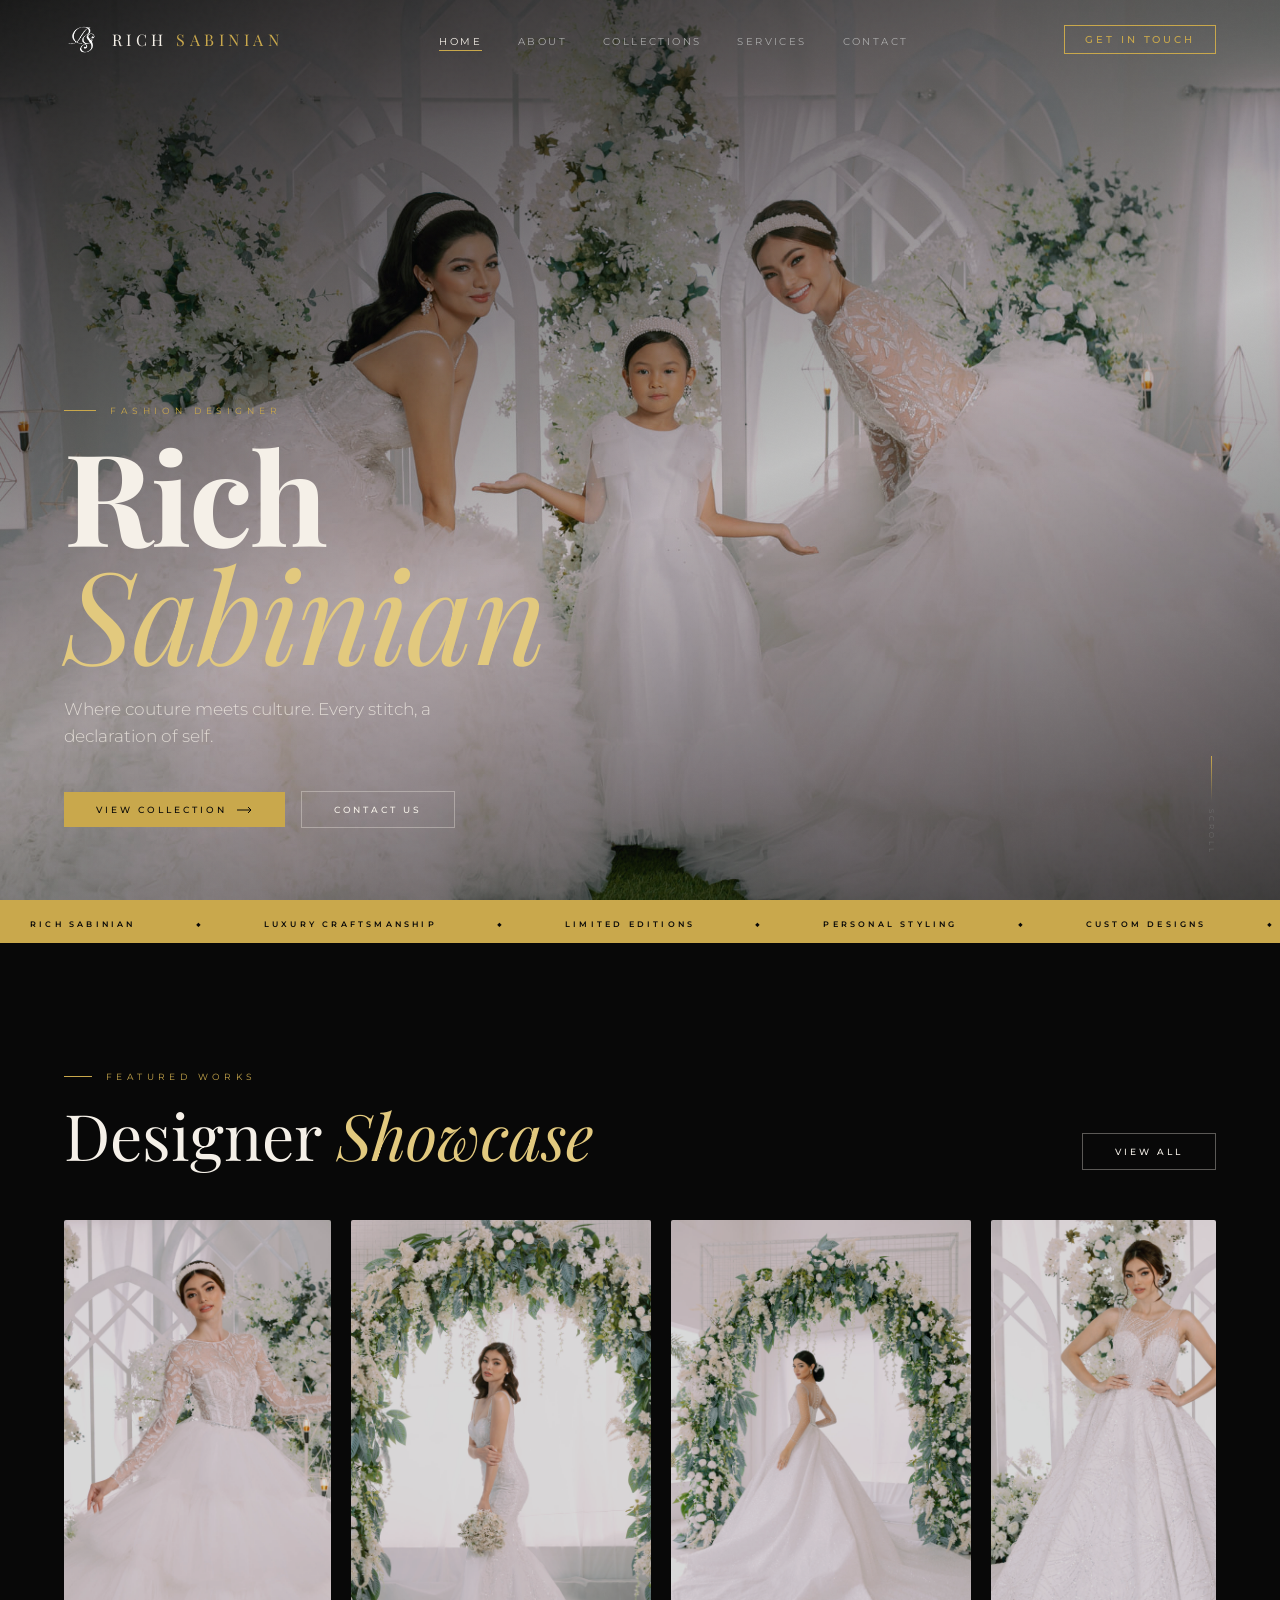
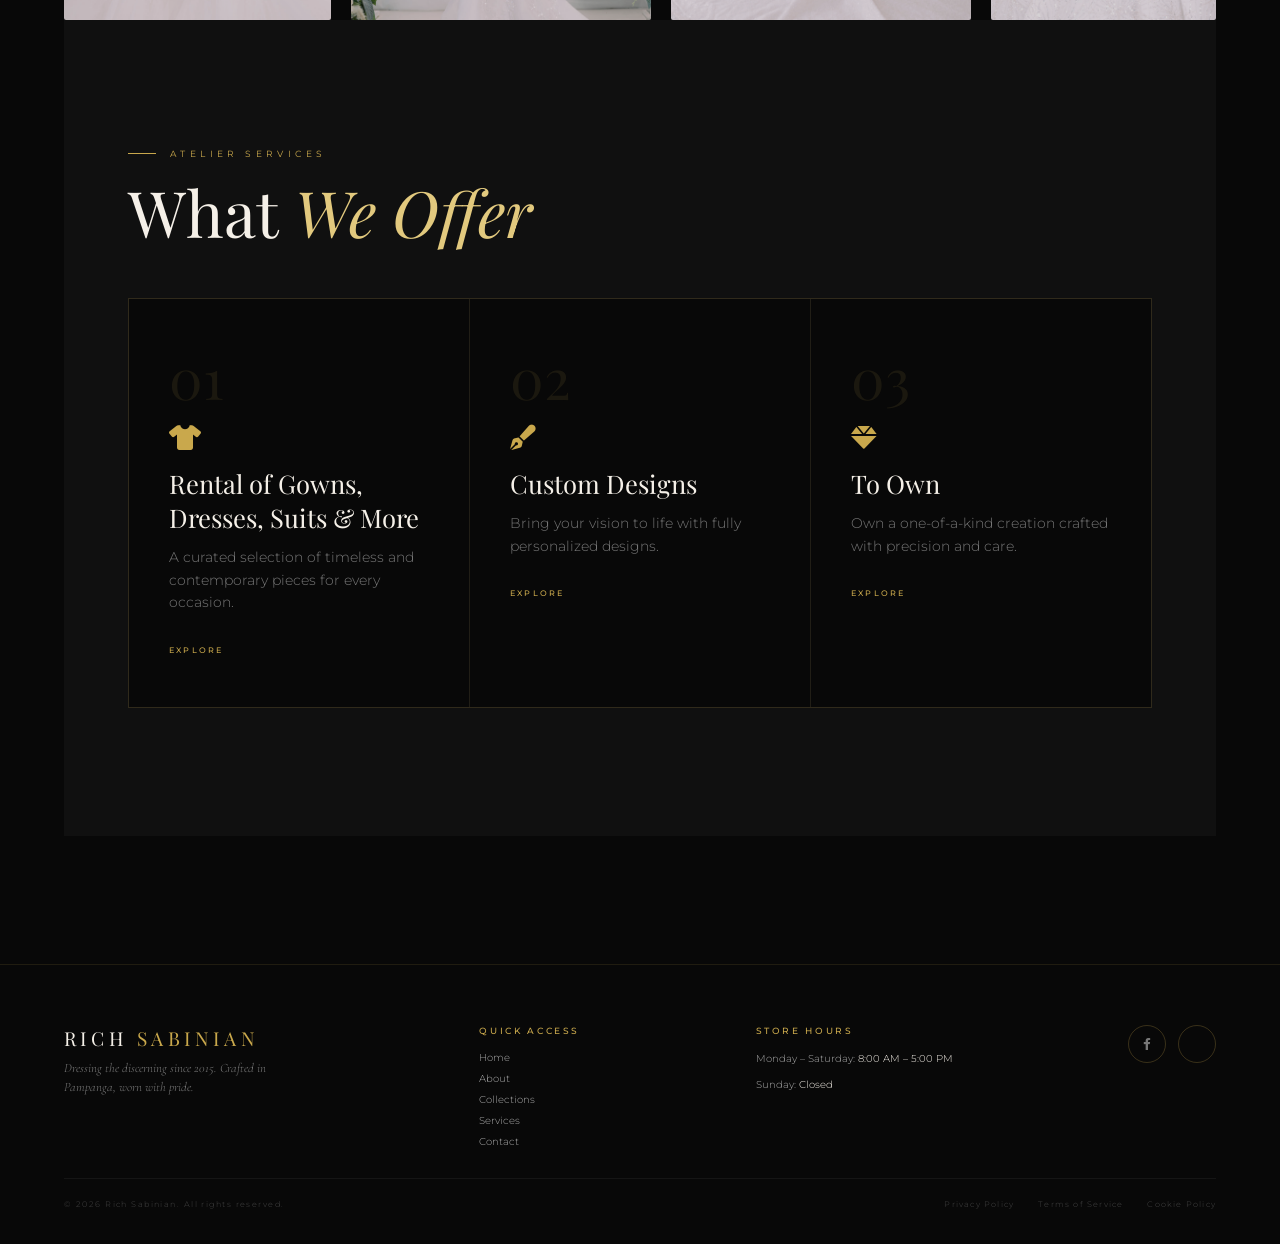
<file: index.html>
<!DOCTYPE html>
<html lang="en">
<head>
  <meta charset="UTF-8">
  <meta name="viewport" content="width=device-width, initial-scale=1.0, viewport-fit=cover">
  <title>Rich Sabinian — Luxury Fashion House</title>

  <link rel="icon" type="image/png" href="rs logo.png">
  <link rel="preconnect" href="https://fonts.googleapis.com">
  <link href="https://fonts.googleapis.com/css2?family=Cormorant+Garamond:ital,wght@0,300;0,400;0,600;1,300;1,400;1,600&family=Montserrat:wght@200;300;400;500;600&family=Playfair+Display:ital,wght@0,400;0,700;1,400;1,700&display=swap" rel="stylesheet">
  <link rel="stylesheet" href="https://cdnjs.cloudflare.com/ajax/libs/font-awesome/6.0.0-beta3/css/all.min.css">
  <link rel="stylesheet" href="css/styles.css">
</head>
<body>

  <!-- ===== HEADER ===== -->
  <nav class="navbar" id="navbar">
    <div class="logo" onclick="window.location.href='index.html'">
      <img class="logo-img" src="rs logo.png" alt="Rich Sabinian Logo">
      <span class="logo-text">Rich <em>Sabinian</em></span>
    </div>
    <ul class="nav-links">
      <li><a href="index.html">Home</a></li>
      <li><a href="about.html">About</a></li>
      <li><a href="collections.html">Collections</a></li>
      <li><a href="services.html">Services</a></li>
      <li><a href="contact.html">Contact</a></li>
    </ul>
    <a class="nav-cta" href="contact.html">Get in Touch</a>
    <button class="hamburger" id="hamburger">
      <span></span><span></span><span></span>
    </button>
  </nav>

  <div class="mob-drawer" id="mobDrawer">
    <div class="mob-top">
      <div class="logo" onclick="window.location.href='index.html'">
        <img class="logo-img" src="rs logo.png" alt="Logo" style="width:34px;height:34px;">
        <span class="logo-text" style="font-size:.85rem;">Rich <em>Sabinian</em></span>
      </div>
      <button class="mob-close" id="mobClose">
        <svg width="16" height="16" viewBox="0 0 16 16" fill="none">
          <path d="M1 1L15 15M15 1L1 15" stroke="currentColor" stroke-width="1.2"/>
        </svg>
      </button>
    </div>
    <nav class="mob-nav">
      <a href="index.html">Home</a>
      <a href="about.html">About</a>
      <div class="mob-divider"></div>
      <a href="collections.html">Collections</a>
      <a href="services.html">Services</a>
      <div class="mob-divider"></div>
      <a href="contact.html">Contact</a>
      <div class="mob-cta-link" onclick="window.location.href='contact.html'">Get in Touch</div>
    </nav>
    <div class="mob-foot">
      <div class="mob-social">
        <a href="https://www.facebook.com/ritche.sabinian" target="_blank" class="s-icon"><i class="fab fa-facebook-f"></i></a>
        <a href="https://www.instagram.com/richsabinian/" target="_blank" class="s-icon"><i class="fab fa-instagram"></i></a>
      </div>
      <span class="mob-copy">© 2026 Rich Sabinian</span>
    </div>
  </div>
  <div class="mob-overlay" id="mobOverlay"></div>

  <!-- ===== MAIN CONTENT ===== -->
  <main>
    <!-- HERO SECTION -->
    <section class="hero">
      <div class="hero-bg"></div>
      <div class="hero-grain"></div>
      <div class="hero-body">
        <p class="hero-brand">Fashion Designer</p>
        <h1 class="hero-name">Rich<em>Sabinian</em></h1>
        <p class="hero-tagline">Where couture meets culture. Every stitch, a declaration of self.</p>
        <div class="hero-actions">
          <button class="btn-gold" onclick="window.location.href='collections.html'">
            <span>View Collection</span>
            <svg width="16" height="8" viewBox="0 0 16 8" fill="none" style="position:relative;z-index:1">
              <path d="M0 4H14M11 1L14 4L11 7" stroke="currentColor" stroke-width="1"/>
            </svg>
          </button>
          <button class="btn-outline" onclick="window.location.href='contact.html'">Contact Us</button>
        </div>
      </div>
      <div class="hero-scroll">
        <div class="scroll-bar"></div>
        <span>Scroll</span>
      </div>
    </section>

    <!-- MARQUEE -->
    <div class="marquee">
      <div class="marquee-inner">
        <span class="marquee-item">Rich Sabinian</span><span class="marquee-item">◆</span>
        <span class="marquee-item">Luxury Craftsmanship</span><span class="marquee-item">◆</span>
        <span class="marquee-item">Limited Editions</span><span class="marquee-item">◆</span>
        <span class="marquee-item">Personal Styling</span><span class="marquee-item">◆</span>
        <span class="marquee-item">Custom Designs</span><span class="marquee-item">◆</span>
        <span class="marquee-item">Rich Sabinian</span><span class="marquee-item">◆</span>
        <span class="marquee-item">Luxury Craftsmanship</span><span class="marquee-item">◆</span>
        <span class="marquee-item">Limited Editions</span><span class="marquee-item">◆</span>
        <span class="marquee-item">Personal Styling</span><span class="marquee-item">◆</span>
        <span class="marquee-item">Custom Designs</span><span class="marquee-item">◆</span>
      </div>
    </div>

    <!-- FEATURED CAROUSEL - FIXED VERSION -->
    <section class="home-featured">
      <div class="sec-header reveal">
        <div>
          <p class="eyebrow">Featured Works</p>
          <h2 class="sec-headline">Designer <em>Showcase</em></h2>
        </div>
        <button class="btn-outline" onclick="window.location.href='collections.html'">View All</button>
      </div>
      
      <div class="carousel-container reveal rv1">
        <div class="carousel-wrapper">
          <div class="carousel-track" id="carouselTrack">
            <div class="carousel-slide"><img src="Solohiya/hero.jpg" alt="Featured work"></div>
            <div class="carousel-slide"><img src="Solohiya/hero1.jpg" alt="Featured work"></div>
            <div class="carousel-slide"><img src="Solohiya/4.jpg" alt="Featured work"></div>
            <div class="carousel-slide"><img src="national-costumes/hero.jpg" alt="Featured work"></div>
            <div class="carousel-slide"><img src="PUSTURA/hero.jpg" alt="Featured work"></div>
            <div class="carousel-slide"><img src="Kids/hero.jpg" alt="Featured work"></div>
          </div>
        </div>
      </div>

    <!-- SERVICES SECTION -->
    <section class="home-services">
      <div class="reveal">
        <p class="eyebrow">Atelier Services</p>
        <h2 class="sec-headline">What <em>We Offer</em></h2>
      </div>
      <div class="svc-grid">
        <div class="svc-card reveal rv1">
          <div class="svc-num">01</div>
          <i class="fas fa-tshirt svc-icon"></i>
          <h3 class="svc-title">Rental of Gowns, Dresses, Suits &amp; More</h3>
          <p class="svc-text">A curated selection of timeless and contemporary pieces for every occasion.</p>
          <span class="svc-cta" onclick="window.location.href='services.html'">Explore</span>
        </div>
        <div class="svc-card reveal rv2">
          <div class="svc-num">02</div>
          <i class="fas fa-pen-fancy svc-icon"></i>
          <h3 class="svc-title">Custom Designs</h3>
          <p class="svc-text">Bring your vision to life with fully personalized designs.</p>
          <span class="svc-cta" onclick="window.location.href='services.html'">Explore</span>
        </div>
        <div class="svc-card reveal rv3">
          <div class="svc-num">03</div>
          <i class="fas fa-gem svc-icon"></i>
          <h3 class="svc-title">To Own</h3>
          <p class="svc-text">Own a one-of-a-kind creation crafted with precision and care.</p>
          <span class="svc-cta" onclick="window.location.href='services.html'">Explore</span>
        </div>
      </div>
    </section>
  </main>

  <!-- ===== FOOTER ===== -->
  <footer>
    <div class="footer-main">
      <div>
        <div class="footer-logo">Rich <em>Sabinian</em></div>
        <p class="footer-tagline">Dressing the discerning since 2015. Crafted in Pampanga, worn with pride.</p>
      </div>
      <div class="footer-quick">
        <h4 class="footer-quick-title">Quick Access</h4>
        <div class="footer-quick-links">
          <a href="index.html">Home</a>
          <a href="about.html">About</a>
          <a href="collections.html">Collections</a>
          <a href="services.html">Services</a>
          <a href="contact.html">Contact</a>
        </div>
      </div>
      <div class="footer-hours-block">
        <h4 class="footer-hours-title">Store Hours</h4>
        <p>Monday – Saturday: <span>8:00 AM – 5:00 PM</span></p>
        <p>Sunday: <span>Closed</span></p>
      </div>
      <div class="footer-social">
        <a href="https://www.facebook.com/ritche.sabinian" target="_blank" class="s-icon"><i class="fab fa-facebook-f"></i></a>
        <a href="https://www.instagram.com/richsabinian/" target="_blank" class="s-icon"><i class="fabfa-instagram"></i></a>
      </div>
    </div>
    <div class="footer-bottom">
      <p class="footer-copy">© 2026 Rich Sabinian. All rights reserved.</p>
      <div class="footer-links-row">
        <a>Privacy Policy</a>
        <a>Terms of Service</a>
        <a>Cookie Policy</a>
      </div>
    </div>
  </footer>

  <script src="js/collections-data.js"></script>
  <script src="js/main.js"></script>
  
<script>
  window.addEventListener('load', function () {
    const track = document.getElementById('carouselTrack');
    if (!track) return;

    // Clone all slides and append for infinite loop
    const originals = Array.from(track.children);
    originals.forEach(slide => {
      track.appendChild(slide.cloneNode(true));
    });

    const slideWidth = originals[0].offsetWidth + 20; // 20 = gap
    const totalOrigWidth = originals.length * slideWidth;

    let pos = 0;
    let paused = false;
    const speed = 0.6;

    track.parentElement.addEventListener('mouseenter', () => paused = true);
    track.parentElement.addEventListener('mouseleave', () => paused = false);

    function tick() {
      if (!paused) {
        pos += speed;
        if (pos >= totalOrigWidth) pos = 0;
        track.style.transform = 'translateX(-' + pos + 'px)';
      }
      requestAnimationFrame(tick);
    }

    tick();
  });
</script>
</body>
</html>
</file>
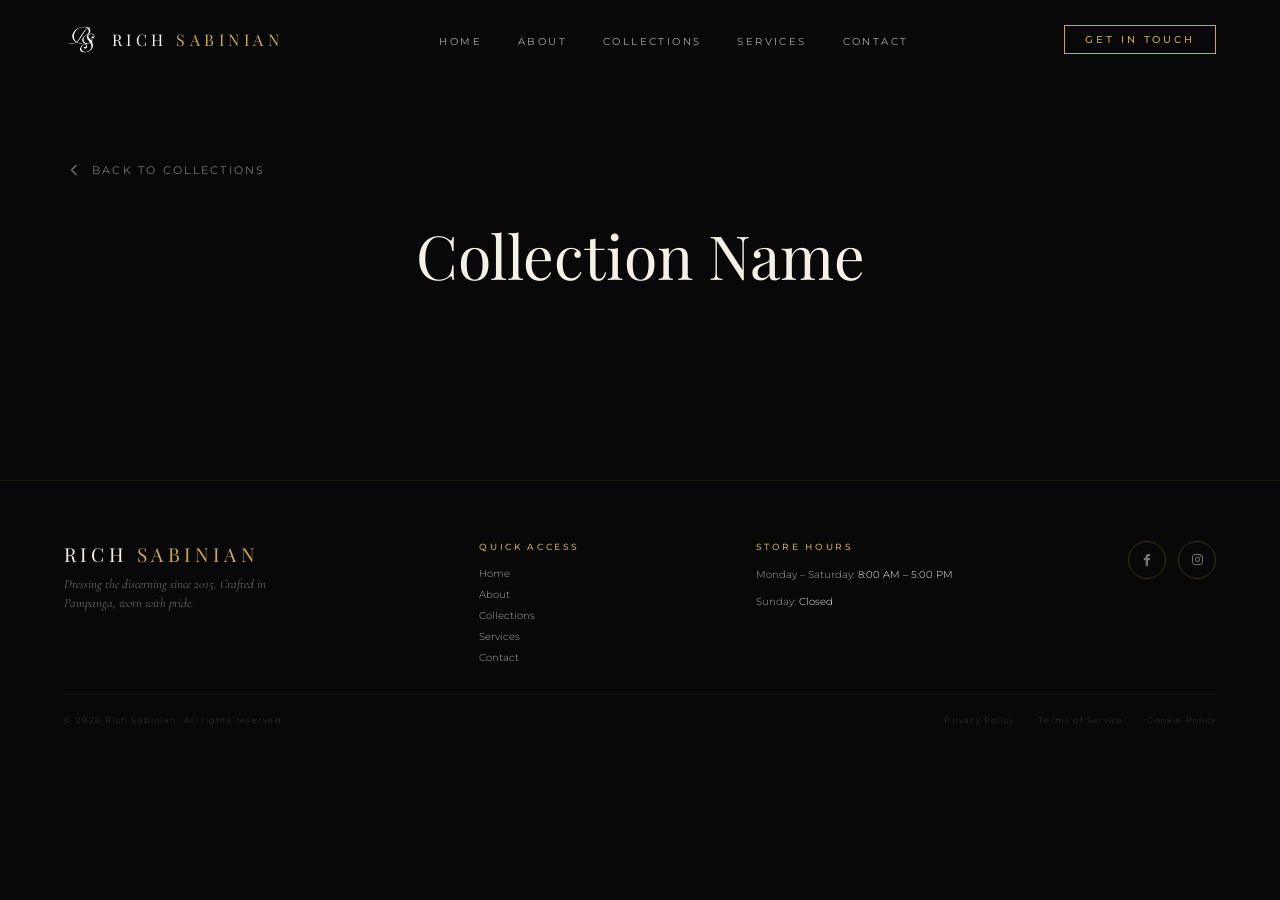
<file: collection-detail.html>
<!DOCTYPE html>
<html lang="en">
<head>
  <meta charset="UTF-8">
  <meta name="viewport" content="width=device-width, initial-scale=1.0, viewport-fit=cover">
  <title>Collection Detail — Rich Sabinian</title>

  <link rel="icon" type="image/png" href="rs logo.png">
  <link rel="preconnect" href="https://fonts.googleapis.com">
  <link href="https://fonts.googleapis.com/css2?family=Cormorant+Garamond:ital,wght@0,300;0,400;0,600;1,300;1,400;1,600&family=Montserrat:wght@200;300;400;500;600&family=Playfair+Display:ital,wght@0,400;0,700;1,400;1,700&display=swap" rel="stylesheet">
  <link rel="stylesheet" href="https://cdnjs.cloudflare.com/ajax/libs/font-awesome/6.0.0-beta3/css/all.min.css">
  <link rel="stylesheet" href="css/styles.css">
</head>
<body>

  <!-- ===== HEADER (embedded directly) ===== -->
  <nav class="navbar" id="navbar">
    <div class="logo" onclick="window.location.href='index.html'">
      <img class="logo-img" src="rs logo.png" alt="Rich Sabinian Logo">
      <span class="logo-text">Rich <em>Sabinian</em></span>
    </div>
    <ul class="nav-links">
      <li><a href="index.html">Home</a></li>
      <li><a href="about.html">About</a></li>
      <li><a href="collections.html">Collections</a></li>
      <li><a href="services.html">Services</a></li>
      <li><a href="contact.html">Contact</a></li>
    </ul>
    <a class="nav-cta" href="contact.html">Get in Touch</a>
    <button class="hamburger" id="hamburger">
      <span></span><span></span><span></span>
    </button>
  </nav>

  <div class="mob-drawer" id="mobDrawer">
    <div class="mob-top">
      <div class="logo" onclick="window.location.href='index.html'">
        <img class="logo-img" src="rs logo.png" alt="Logo" style="width:34px;height:34px;">
        <span class="logo-text" style="font-size:.85rem;">Rich <em>Sabinian</em></span>
      </div>
      <button class="mob-close" id="mobClose">
        <svg width="16" height="16" viewBox="0 0 16 16" fill="none">
          <path d="M1 1L15 15M15 1L1 15" stroke="currentColor" stroke-width="1.2"/>
        </svg>
      </button>
    </div>
    <nav class="mob-nav">
      <a href="index.html">Home</a>
      <a href="about.html">About</a>
      <div class="mob-divider"></div>
      <a href="collections.html">Collections</a>
      <a href="services.html">Services</a>
      <div class="mob-divider"></div>
      <a href="contact.html">Contact</a>
      <div class="mob-cta-link" onclick="window.location.href='contact.html'">Get in Touch</div>
    </nav>
    <div class="mob-foot">
      <div class="mob-social">
        <a href="https://www.facebook.com/ritche.sabinian" target="_blank" class="s-icon"><i class="fab fa-facebook-f"></i></a>
        <a href="https://www.instagram.com/richsabinian/" target="_blank" class="s-icon"><i class="fab fa-instagram"></i></a>
      </div>
      <span class="mob-copy">© 2026 Rich Sabinian</span>
    </div>
  </div>
  <div class="mob-overlay" id="mobOverlay"></div>


  <main>
    <div class="collection-detail-wrap">
      <button class="back-to-collections" onclick="window.location.href='collections.html'">
        <svg width="20" height="20" viewBox="0 0 24 24" fill="none" stroke="currentColor" stroke-width="1.5">
          <path d="M15 18l-6-6 6-6"/>
        </svg>
        Back to Collections
      </button>
      <div class="collection-detail-header">
        <h1 class="collection-detail-title" id="detailTitle">Collection Name</h1>
        <p class="collection-detail-desc" id="detailDesc"></p>
      </div>
      <div class="collection-detail-gallery" id="detailGallery"></div>
    </div>
  </main>

 <!-- ===== FOOTER (embedded directly) ===== -->
  <footer>
    <div class="footer-main">
      <div>
        <div class="footer-logo">Rich <em>Sabinian</em></div>
        <p class="footer-tagline">Dressing the discerning since 2015. Crafted in Pampanga, worn with pride.</p>
      </div>
      <div class="footer-quick">
        <h4 class="footer-quick-title">Quick Access</h4>
        <div class="footer-quick-links">
          <a href="index.html">Home</a>
          <a href="about.html">About</a>
          <a href="collections.html">Collections</a>
          <a href="services.html">Services</a>
          <a href="contact.html">Contact</a>
        </div>
      </div>
      <div class="footer-hours-block">
        <h4 class="footer-hours-title">Store Hours</h4>
        <p>Monday – Saturday: <span>8:00 AM – 5:00 PM</span></p>
        <p>Sunday: <span>Closed</span></p>
      </div>
      <div class="footer-social">
        <a href="https://www.facebook.com/ritche.sabinian" target="_blank" class="s-icon"><i class="fab fa-facebook-f"></i></a>
        <a href="https://www.instagram.com/richsabinian/" target="_blank" class="s-icon"><i class="fab fa-instagram"></i></a>
      </div>
    </div>
    <div class="footer-bottom">
      <p class="footer-copy">© 2026 Rich Sabinian. All rights reserved.</p>
      <div class="footer-links-row">
        <a>Privacy Policy</a>
        <a>Terms of Service</a>
        <a>Cookie Policy</a>
      </div>
    </div>
  </footer>

  <!-- Scripts -->
  <script src="js/collections-data.js"></script>
  <script src="js/main.js"></script>
</body>
</html>
</file>
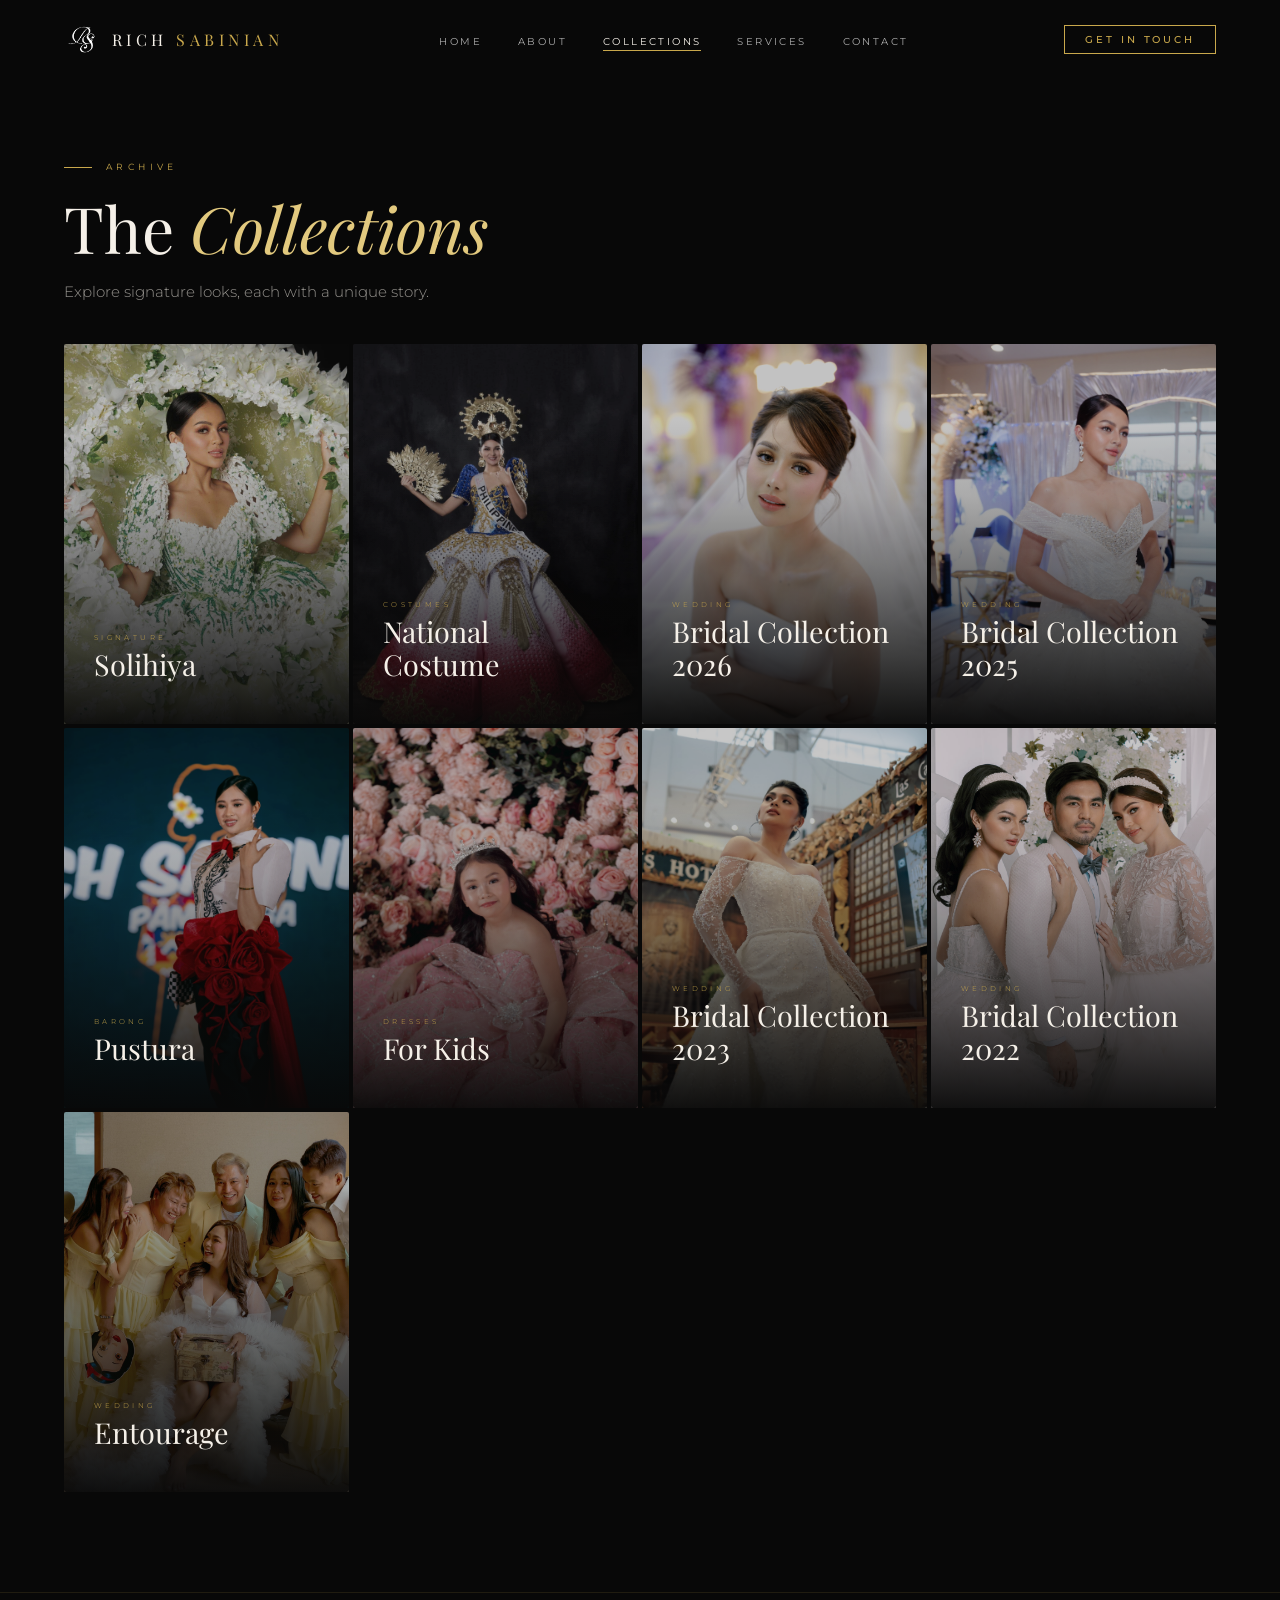
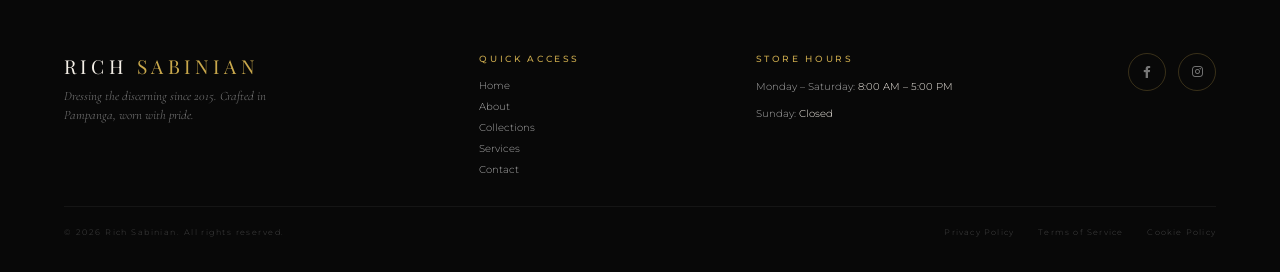
<file: collections.html>
<!DOCTYPE html>
<html lang="en">
<head>
  <meta charset="UTF-8">
  <meta name="viewport" content="width=device-width, initial-scale=1.0, viewport-fit=cover">
  <title>Collections — Rich Sabinian</title>

  <link rel="icon" type="image/png" href="rs logo.png">
  <link rel="preconnect" href="https://fonts.googleapis.com">
  <link href="https://fonts.googleapis.com/css2?family=Cormorant+Garamond:ital,wght@0,300;0,400;0,600;1,300;1,400;1,600&family=Montserrat:wght@200;300;400;500;600&family=Playfair+Display:ital,wght@0,400;0,700;1,400;1,700&display=swap" rel="stylesheet">
  <link rel="stylesheet" href="https://cdnjs.cloudflare.com/ajax/libs/font-awesome/6.0.0-beta3/css/all.min.css">
  <link rel="stylesheet" href="css/styles.css">
</head>
<body>

    <!-- ===== HEADER (embedded directly) ===== -->
  <nav class="navbar" id="navbar">
    <div class="logo" onclick="window.location.href='index.html'">
      <img class="logo-img" src="rs logo.png" alt="Rich Sabinian Logo">
      <span class="logo-text">Rich <em>Sabinian</em></span>
    </div>
    <ul class="nav-links">
      <li><a href="index.html">Home</a></li>
      <li><a href="about.html">About</a></li>
      <li><a href="collections.html">Collections</a></li>
      <li><a href="services.html">Services</a></li>
      <li><a href="contact.html">Contact</a></li>
    </ul>
    <a class="nav-cta" href="contact.html">Get in Touch</a>
    <button class="hamburger" id="hamburger">
      <span></span><span></span><span></span>
    </button>
  </nav>

  <div class="mob-drawer" id="mobDrawer">
    <div class="mob-top">
      <div class="logo" onclick="window.location.href='index.html'">
        <img class="logo-img" src="rs logo.png" alt="Logo" style="width:34px;height:34px;">
        <span class="logo-text" style="font-size:.85rem;">Rich <em>Sabinian</em></span>
      </div>
      <button class="mob-close" id="mobClose">
        <svg width="16" height="16" viewBox="0 0 16 16" fill="none">
          <path d="M1 1L15 15M15 1L1 15" stroke="currentColor" stroke-width="1.2"/>
        </svg>
      </button>
    </div>
    <nav class="mob-nav">
      <a href="index.html">Home</a>
      <a href="about.html">About</a>
      <div class="mob-divider"></div>
      <a href="collections.html">Collections</a>
      <a href="services.html">Services</a>
      <div class="mob-divider"></div>
      <a href="contact.html">Contact</a>
      <div class="mob-cta-link" onclick="window.location.href='contact.html'">Get in Touch</div>
    </nav>
    <div class="mob-foot">
      <div class="mob-social">
        <a href="https://www.facebook.com/ritche.sabinian" target="_blank" class="s-icon"><i class="fab fa-facebook-f"></i></a>
        <a href="https://www.instagram.com/richsabinian/" target="_blank" class="s-icon"><i class="fab fa-instagram"></i></a>
      </div>
      <span class="mob-copy">© 2026 Rich Sabinian</span>
    </div>
  </div>
  <div class="mob-overlay" id="mobOverlay"></div>


  <main>
    <div class="collections-wrap">
    <div class="collections-header">
        <p class="eyebrow">Archive</p>
        <h2 class="sec-headline">The <em>Collections</em></h2>
        <p>Explore signature looks, each with a unique story.</p>
    </div>
    <div class="collections-grid" id="collectionsGrid"></div>
    </div>
  </main>

 <!-- ===== FOOTER (embedded directly) ===== -->
  <footer>
    <div class="footer-main">
      <div>
        <div class="footer-logo">Rich <em>Sabinian</em></div>
        <p class="footer-tagline">Dressing the discerning since 2015. Crafted in Pampanga, worn with pride.</p>
      </div>
      <div class="footer-quick">
        <h4 class="footer-quick-title">Quick Access</h4>
        <div class="footer-quick-links">
          <a href="index.html">Home</a>
          <a href="about.html">About</a>
          <a href="collections.html">Collections</a>
          <a href="services.html">Services</a>
          <a href="contact.html">Contact</a>
        </div>
      </div>
      <div class="footer-hours-block">
        <h4 class="footer-hours-title">Store Hours</h4>
        <p>Monday – Saturday: <span>8:00 AM – 5:00 PM</span></p>
        <p>Sunday: <span>Closed</span></p>
      </div>
      <div class="footer-social">
        <a href="https://www.facebook.com/ritche.sabinian" target="_blank" class="s-icon"><i class="fab fa-facebook-f"></i></a>
        <a href="https://www.instagram.com/richsabinian/" target="_blank" class="s-icon"><i class="fab fa-instagram"></i></a>
      </div>
    </div>
    <div class="footer-bottom">
      <p class="footer-copy">© 2026 Rich Sabinian. All rights reserved.</p>
      <div class="footer-links-row">
        <a>Privacy Policy</a>
        <a>Terms of Service</a>
        <a>Cookie Policy</a>
      </div>
    </div>
  </footer>

  <script src="js/collections-data.js"></script>
  <script src="js/main.js"></script>
</body>
</html>
</file>
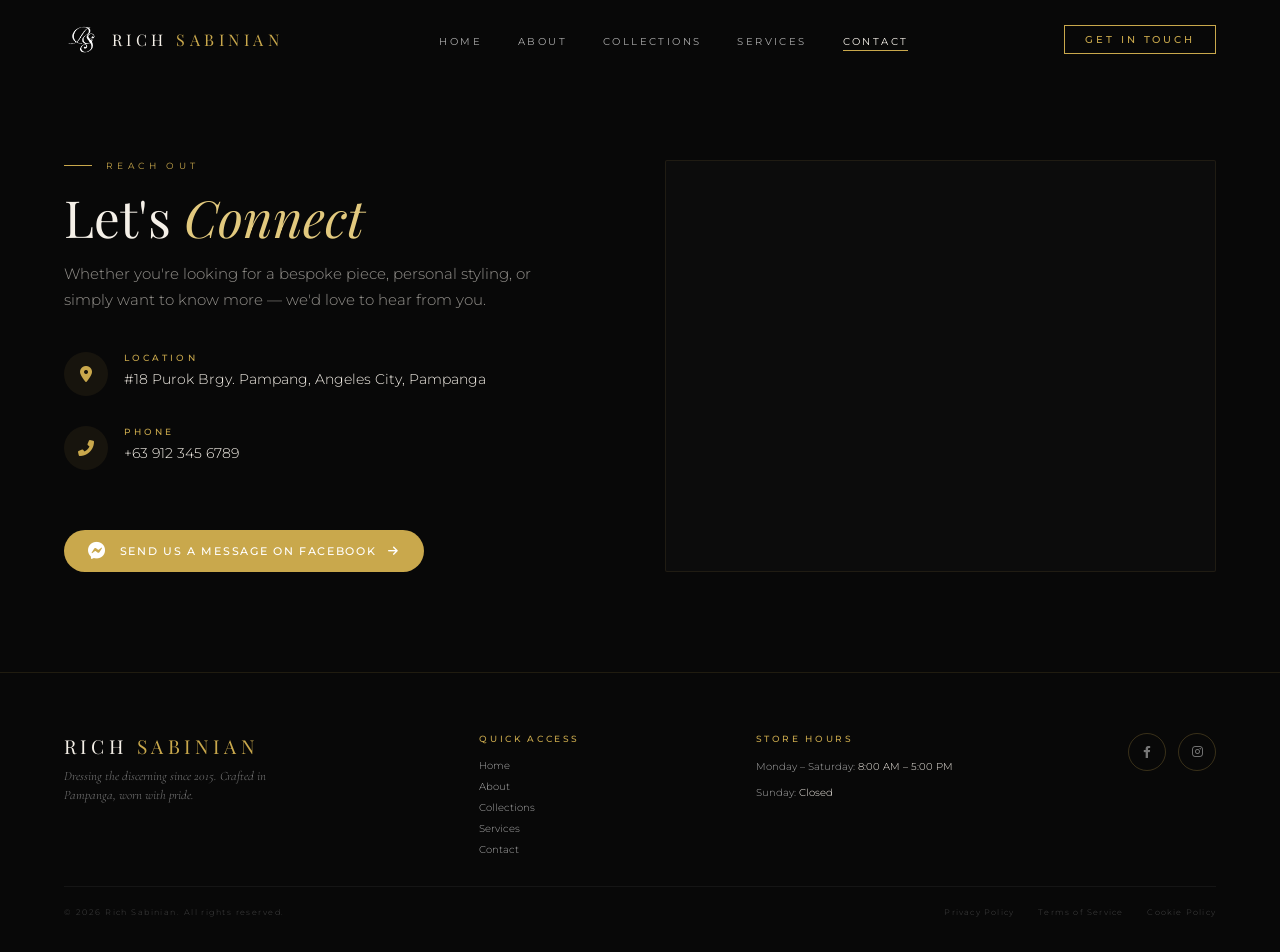
<file: contact.html>
<!DOCTYPE html>
<html lang="en">
<head>
  <meta charset="UTF-8">
  <meta name="viewport" content="width=device-width, initial-scale=1.0, viewport-fit=cover">
  <title>Contact — Rich Sabinian</title>

  <link rel="icon" type="image/png" href="rs logo.png">
  <link rel="preconnect" href="https://fonts.googleapis.com">
  <link href="https://fonts.googleapis.com/css2?family=Cormorant+Garamond:ital,wght@0,300;0,400;0,600;1,300;1,400;1,600&family=Montserrat:wght@200;300;400;500;600&family=Playfair+Display:ital,wght@0,400;0,700;1,400;1,700&display=swap" rel="stylesheet">
  <link rel="stylesheet" href="https://cdnjs.cloudflare.com/ajax/libs/font-awesome/6.0.0-beta3/css/all.min.css">
  <link rel="stylesheet" href="css/styles.css">
</head>
<body>

  <!-- ===== HEADER (embedded directly) ===== -->
  <nav class="navbar" id="navbar">
    <div class="logo" onclick="window.location.href='index.html'">
      <img class="logo-img" src="rs logo.png" alt="Rich Sabinian Logo">
      <span class="logo-text">Rich <em>Sabinian</em></span>
    </div>
    <ul class="nav-links">
      <li><a href="index.html">Home</a></li>
      <li><a href="about.html">About</a></li>
      <li><a href="collections.html">Collections</a></li>
      <li><a href="services.html">Services</a></li>
      <li><a href="contact.html">Contact</a></li>
    </ul>
    <a class="nav-cta" href="contact.html">Get in Touch</a>
    <button class="hamburger" id="hamburger">
      <span></span><span></span><span></span>
    </button>
  </nav>

  <div class="mob-drawer" id="mobDrawer">
    <div class="mob-top">
      <div class="logo" onclick="window.location.href='index.html'">
        <img class="logo-img" src="rs logo.png" alt="Logo" style="width:34px;height:34px;">
        <span class="logo-text" style="font-size:.85rem;">Rich <em>Sabinian</em></span>
      </div>
      <button class="mob-close" id="mobClose">
        <svg width="16" height="16" viewBox="0 0 16 16" fill="none">
          <path d="M1 1L15 15M15 1L1 15" stroke="currentColor" stroke-width="1.2"/>
        </svg>
      </button>
    </div>
    <nav class="mob-nav">
      <a href="index.html">Home</a>
      <a href="about.html">About</a>
      <div class="mob-divider"></div>
      <a href="collections.html">Collections</a>
      <a href="services.html">Services</a>
      <div class="mob-divider"></div>
      <a href="contact.html">Contact</a>
      <div class="mob-cta-link" onclick="window.location.href='contact.html'">Get in Touch</div>
    </nav>
    <div class="mob-foot">
      <div class="mob-social">
        <a href="https://www.facebook.com/ritche.sabinian" target="_blank" class="s-icon"><i class="fab fa-facebook-f"></i></a>
        <a href="https://www.instagram.com/richsabinian/" target="_blank" class="s-icon"><i class="fab fa-instagram"></i></a>
      </div>
      <span class="mob-copy">© 2026 Rich Sabinian</span>
    </div>
  </div>
  <div class="mob-overlay" id="mobOverlay"></div>


  <main>
    <div class="contact-wrap">
      <div class="contact-grid">
        <div class="contact-info-block reveal">
  <div class="contact-header">
    <p class="eyebrow">Reach Out</p>
    <h2 class="contact-headline">Let's <em>Connect</em></h2>
    <p class="contact-body-text">Whether you're looking for a bespoke piece, personal styling, or simply want to know more — we'd love to hear from you.</p>
  </div>
          <div class="contact-items">
            <div class="contact-item">
              <div class="contact-icon-circle"><i class="fas fa-map-marker-alt"></i></div>
              <div class="contact-text">
                <div class="contact-label">LOCATION</div>
                <div class="contact-value">#18 Purok Brgy. Pampang, Angeles City, Pampanga</div>
              </div>
            </div>
            <div class="contact-item">
              <div class="contact-icon-circle"><i class="fas fa-phone-alt"></i></div>
              <div class="contact-text">
                <div class="contact-label">PHONE</div>
                <div class="contact-value">+63 912 345 6789</div>
              </div>
            </div>
          </div>
          <div class="contact-fb-btn-wrapper">
            <a href="https://www.facebook.com/rs.sabinian.7" target="_blank" class="contact-fb-btn">
              <i class="fab fa-facebook-messenger"></i>
              <span>Send us a Message on Facebook</span>
              <i class="fas fa-arrow-right"></i>
            </a>
          </div>
        </div>
        <div class="contact-map-wrapper reveal rv2">
          <div class="map-container">
            <iframe src="https://www.google.com/maps/embed?pb=!1m18!1m12!1m3!1d0!2d120.5916!3d15.0358!2m3!1f0!2f0!3f0!3m2!1i1024!2i768!4f13.1!3m3!1m2!1s0x0%3A0xe98a262fadbfa4f9!2sRich%20Sabinian%20Dress%20Shop!5e0!3m2!1sen!2sph!4v1700000000000!5m2!1sen!2sph" width="100%" height="100%" style="border:0;" allowfullscreen="" loading="lazy"></iframe>
          </div>
        </div>
      </div>
    </div>
  </main>

 <!-- ===== FOOTER (embedded directly) ===== -->
  <footer>
    <div class="footer-main">
      <div>
        <div class="footer-logo">Rich <em>Sabinian</em></div>
        <p class="footer-tagline">Dressing the discerning since 2015. Crafted in Pampanga, worn with pride.</p>
      </div>
      <div class="footer-quick">
        <h4 class="footer-quick-title">Quick Access</h4>
        <div class="footer-quick-links">
          <a href="index.html">Home</a>
          <a href="about.html">About</a>
          <a href="collections.html">Collections</a>
          <a href="services.html">Services</a>
          <a href="contact.html">Contact</a>
        </div>
      </div>
      <div class="footer-hours-block">
        <h4 class="footer-hours-title">Store Hours</h4>
        <p>Monday – Saturday: <span>8:00 AM – 5:00 PM</span></p>
        <p>Sunday: <span>Closed</span></p>
      </div>
      <div class="footer-social">
        <a href="https://www.facebook.com/ritche.sabinian" target="_blank" class="s-icon"><i class="fab fa-facebook-f"></i></a>
        <a href="https://www.instagram.com/richsabinian/" target="_blank" class="s-icon"><i class="fab fa-instagram"></i></a>
      </div>
    </div>
    <div class="footer-bottom">
      <p class="footer-copy">© 2026 Rich Sabinian. All rights reserved.</p>
      <div class="footer-links-row">
        <a>Privacy Policy</a>
        <a>Terms of Service</a>
        <a>Cookie Policy</a>
      </div>
    </div>
  </footer>

  <script src="js/collections-data.js"></script>
  <script src="js/main.js"></script>
</body>
</html>
</file>
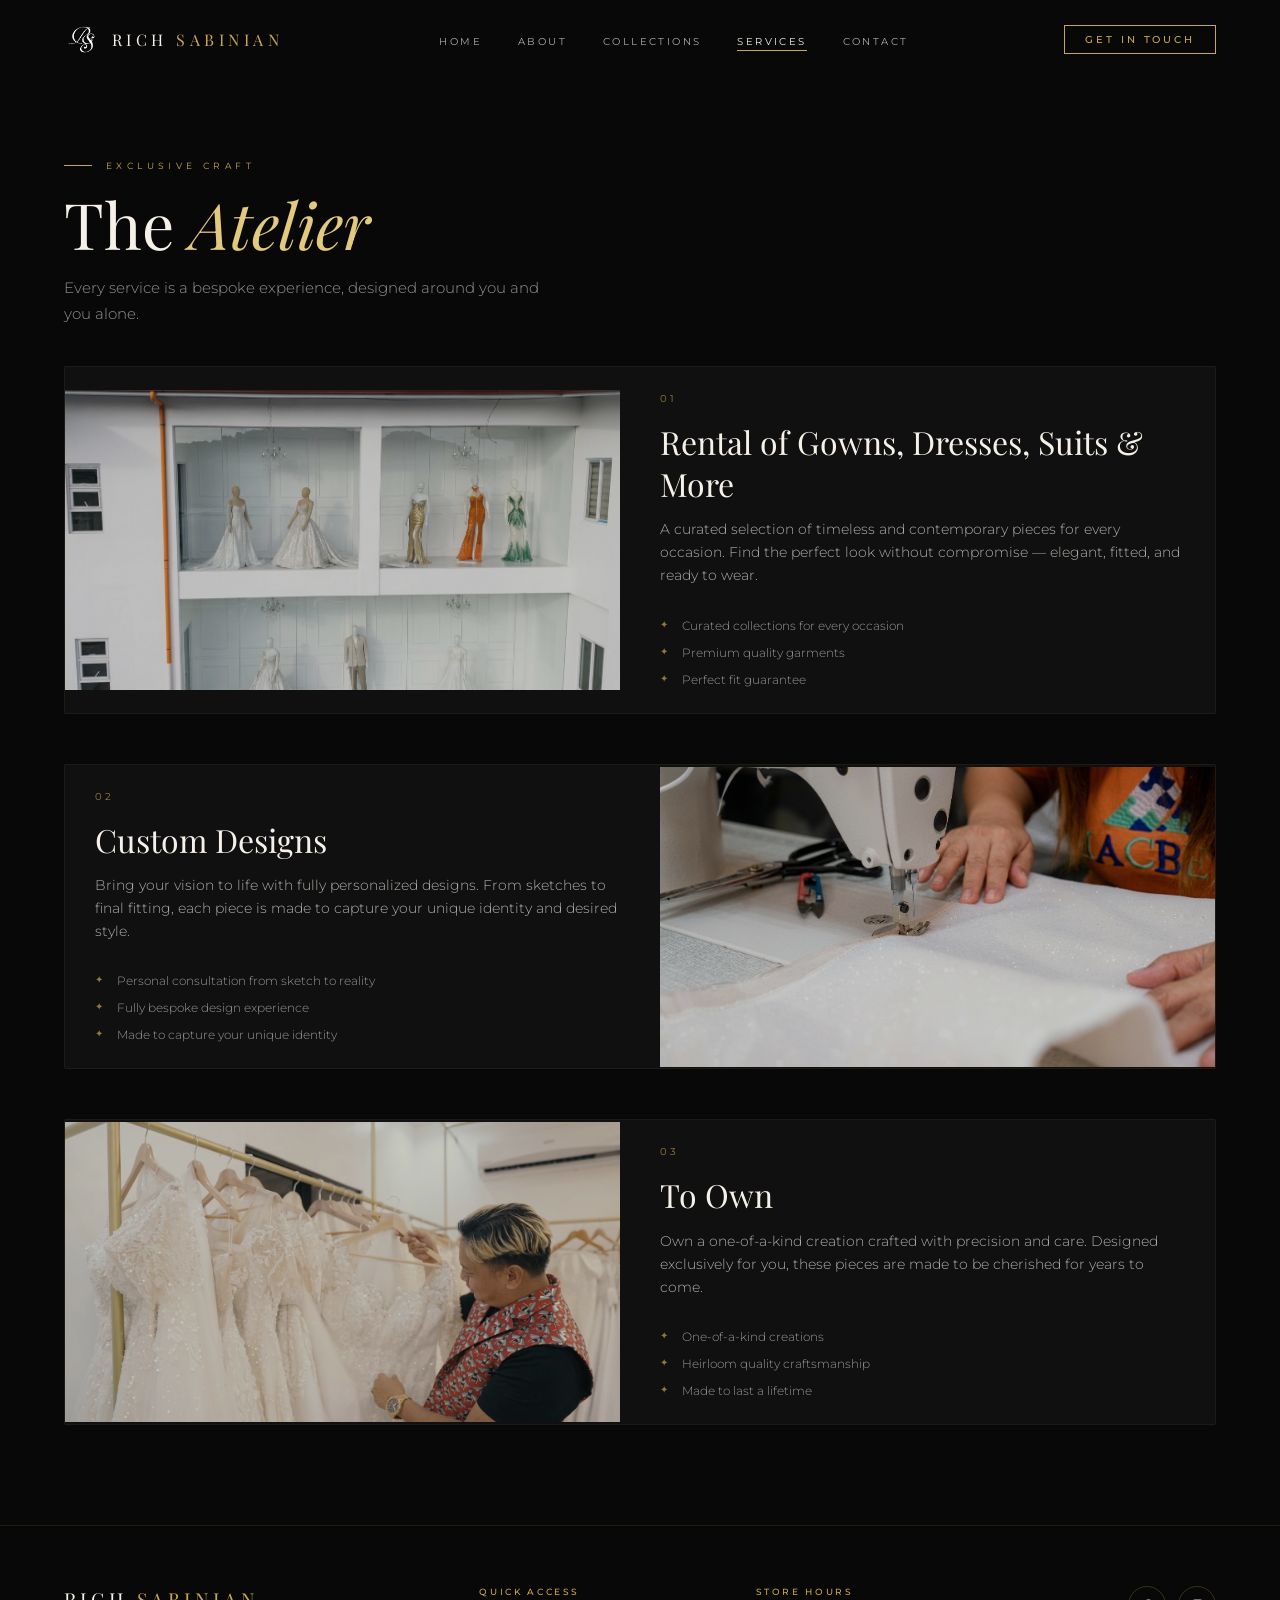
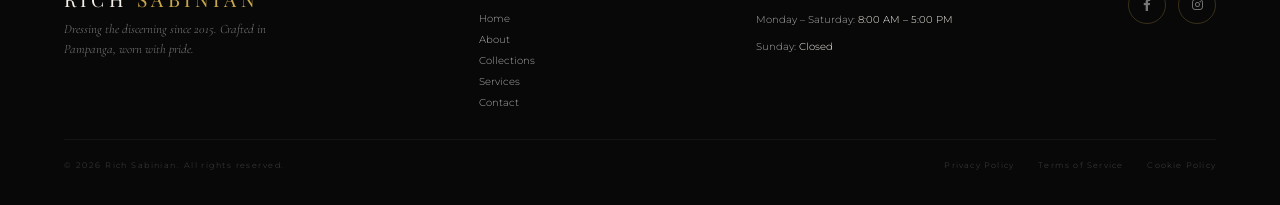
<file: services.html>
<!DOCTYPE html>
<html lang="en">
<head>
  <meta charset="UTF-8">
  <meta name="viewport" content="width=device-width, initial-scale=1.0, viewport-fit=cover">
  <title>Services — Rich Sabinian</title>

  <link rel="icon" type="image/png" href="rs logo.png">
  <link rel="preconnect" href="https://fonts.googleapis.com">
  <link href="https://fonts.googleapis.com/css2?family=Cormorant+Garamond:ital,wght@0,300;0,400;0,600;1,300;1,400;1,600&family=Montserrat:wght@200;300;400;500;600&family=Playfair+Display:ital,wght@0,400;0,700;1,400;1,700&display=swap" rel="stylesheet">
  <link rel="stylesheet" href="https://cdnjs.cloudflare.com/ajax/libs/font-awesome/6.0.0-beta3/css/all.min.css">
  <link rel="stylesheet" href="css/styles.css">
</head>
<body>

  <!-- ===== HEADER (embedded directly) ===== -->
  <nav class="navbar" id="navbar">
    <div class="logo" onclick="window.location.href='index.html'">
      <img class="logo-img" src="rs logo.png" alt="Rich Sabinian Logo">
      <span class="logo-text">Rich <em>Sabinian</em></span>
    </div>
    <ul class="nav-links">
      <li><a href="index.html">Home</a></li>
      <li><a href="about.html">About</a></li>
      <li><a href="collections.html">Collections</a></li>
      <li><a href="services.html">Services</a></li>
      <li><a href="contact.html">Contact</a></li>
    </ul>
    <a class="nav-cta" href="contact.html">Get in Touch</a>
    <button class="hamburger" id="hamburger">
      <span></span><span></span><span></span>
    </button>
  </nav>

  <div class="mob-drawer" id="mobDrawer">
    <div class="mob-top">
      <div class="logo" onclick="window.location.href='index.html'">
        <img class="logo-img" src="rs logo.png" alt="Logo" style="width:34px;height:34px;">
        <span class="logo-text" style="font-size:.85rem;">Rich <em>Sabinian</em></span>
      </div>
      <button class="mob-close" id="mobClose">
        <svg width="16" height="16" viewBox="0 0 16 16" fill="none">
          <path d="M1 1L15 15M15 1L1 15" stroke="currentColor" stroke-width="1.2"/>
        </svg>
      </button>
    </div>
    <nav class="mob-nav">
      <a href="index.html">Home</a>
      <a href="about.html">About</a>
      <div class="mob-divider"></div>
      <a href="collections.html">Collections</a>
      <a href="services.html">Services</a>
      <div class="mob-divider"></div>
      <a href="contact.html">Contact</a>
      <div class="mob-cta-link" onclick="window.location.href='contact.html'">Get in Touch</div>
    </nav>
    <div class="mob-foot">
      <div class="mob-social">
        <a href="https://www.facebook.com/ritche.sabinian" target="_blank" class="s-icon"><i class="fab fa-facebook-f"></i></a>
        <a href="https://www.instagram.com/richsabinian/" target="_blank" class="s-icon"><i class="fab fa-instagram"></i></a>
      </div>
      <span class="mob-copy">© 2026 Rich Sabinian</span>
    </div>
  </div>
  <div class="mob-overlay" id="mobOverlay"></div>


  <main>
    <div class="services-container">
  <div class="services-header">
    <p class="eyebrow">Exclusive Craft</p>
    <h2 class="sec-headline">The <em>Atelier</em></h2>
    <p class="services-subhead">Every service is a bespoke experience, designed around you and you alone.</p>
  </div>
      <div class="services-cards">
        <div class="service-card reveal">
          <div class="service-card-image"><img src="torent.png" alt="Rental Services"></div>
          <div class="service-card-content">
            <span class="service-tag">01</span>
            <h3 class="service-title">Rental of Gowns, Dresses, Suits &amp; More</h3>
            <p class="service-description">A curated selection of timeless and contemporary pieces for every occasion. Find the perfect look without compromise — elegant, fitted, and ready to wear.</p>
            <ul class="service-list">
              <li>Curated collections for every occasion</li>
              <li>Premium quality garments</li>
              <li>Perfect fit guarantee</li>
            </ul>
          </div>
        </div>
        <div class="service-card reverse reveal rv2">
          <div class="service-card-image"><img src="customdesign.png" alt="Custom Designs"></div>
          <div class="service-card-content">
            <span class="service-tag">02</span>
            <h3 class="service-title">Custom Designs</h3>
            <p class="service-description">Bring your vision to life with fully personalized designs. From sketches to final fitting, each piece is made to capture your unique identity and desired style.</p>
            <ul class="service-list">
              <li>Personal consultation from sketch to reality</li>
              <li>Fully bespoke design experience</li>
              <li>Made to capture your unique identity</li>
            </ul>
          </div>
        </div>
        <div class="service-card reveal rv3">
          <div class="service-card-image"><img src="toown.png" alt="To Own"></div>
          <div class="service-card-content">
            <span class="service-tag">03</span>
            <h3 class="service-title">To Own</h3>
            <p class="service-description">Own a one-of-a-kind creation crafted with precision and care. Designed exclusively for you, these pieces are made to be cherished for years to come.</p>
            <ul class="service-list">
              <li>One-of-a-kind creations</li>
              <li>Heirloom quality craftsmanship</li>
              <li>Made to last a lifetime</li>
            </ul>
          </div>
        </div>
      </div>
    </div>
  </main>

 <!-- ===== FOOTER (embedded directly) ===== -->
  <footer>
    <div class="footer-main">
      <div>
        <div class="footer-logo">Rich <em>Sabinian</em></div>
        <p class="footer-tagline">Dressing the discerning since 2015. Crafted in Pampanga, worn with pride.</p>
      </div>
      <div class="footer-quick">
        <h4 class="footer-quick-title">Quick Access</h4>
        <div class="footer-quick-links">
          <a href="index.html">Home</a>
          <a href="about.html">About</a>
          <a href="collections.html">Collections</a>
          <a href="services.html">Services</a>
          <a href="contact.html">Contact</a>
        </div>
      </div>
      <div class="footer-hours-block">
        <h4 class="footer-hours-title">Store Hours</h4>
        <p>Monday – Saturday: <span>8:00 AM – 5:00 PM</span></p>
        <p>Sunday: <span>Closed</span></p>
      </div>
      <div class="footer-social">
        <a href="https://www.facebook.com/ritche.sabinian" target="_blank" class="s-icon"><i class="fab fa-facebook-f"></i></a>
        <a href="https://www.instagram.com/richsabinian/" target="_blank" class="s-icon"><i class="fab fa-instagram"></i></a>
      </div>
    </div>
    <div class="footer-bottom">
      <p class="footer-copy">© 2026 Rich Sabinian. All rights reserved.</p>
      <div class="footer-links-row">
        <a>Privacy Policy</a>
        <a>Terms of Service</a>
        <a>Cookie Policy</a>
      </div>
    </div>
  </footer>

  <script src="js/collections-data.js"></script>
  <script src="js/main.js"></script>
</body>
</html>
</file>
<file: css/styles.css>
/* =============================================
   ROOT & RESET
============================================= */
:root {
  --black:   #080808;
  --black-2: #101010;
  --black-3: #181818;
  --gold:    #C9A84C;
  --gold-lt: #E2C97E;
  --gold-dk: #8A6A22;
  --cream:   #F5F0E8;
  --cream-2: #EDE6D6;
  --gray:    #777777;
  --gray-lt: #AAAAAA;
  --serif:   'Cormorant Garamond', Georgia, serif;
  --display: 'Playfair Display', Georgia, serif;
  --sans:    'Montserrat', sans-serif;
  --pad:     clamp(20px, 5vw, 80px);
}
*, *::before, *::after { margin:0; padding:0; box-sizing:border-box; }
html { scroll-behavior:smooth; font-size:16px; }
body {
  background:var(--black); color:var(--cream);
  font-family:var(--sans); font-weight:300;
  overflow-x:hidden; cursor:auto;
}
img { display:block; max-width:100%; height:auto; }
a { text-decoration:none; color:inherit; }
ul { list-style:none; }
::-webkit-scrollbar { width:2px; }
::-webkit-scrollbar-track { background:var(--black); }
::-webkit-scrollbar-thumb { background:var(--gold-dk); }

/* =============================================
   NAVBAR
============================================= */
.navbar {
  position:fixed; top:0; left:0; width:100%; z-index:1000;
  padding:20px var(--pad); display:flex; align-items:center;
  justify-content:space-between; transition:all .45s ease;
  border-bottom:1px solid transparent;
}
.navbar.scrolled {
  padding:12px var(--pad); background:rgba(8,8,8,.96);
  backdrop-filter:blur(18px); border-bottom-color:rgba(201,168,76,.12);
}
.logo { display:flex; align-items:center; gap:10px; cursor:pointer; }
.logo-img { width:38px; height:38px; object-fit:contain; filter:brightness(0) invert(1); }
.logo-text {
  font-family:var(--display); font-size:clamp(.8rem,1.4vw,1rem);
  letter-spacing:.28em; text-transform:uppercase; color:var(--cream);
}
.logo-text em { font-style:normal; color:var(--gold); }
.nav-links { display:flex; gap:clamp(20px, 4vw, 36px); }
.nav-links a {
  font-family:var(--sans); font-size:.6rem; font-weight:400;
  letter-spacing:.25em; text-transform:uppercase; color:var(--gray-lt);
  position:relative; transition:color .3s;
}
.nav-links a::after {
  content:''; position:absolute; bottom:-4px; left:0;
  width:0; height:1px; background:var(--gold); transition:width .35s ease;
}
.nav-links a:hover, .nav-links a.active { color:var(--cream); }
.nav-links a:hover::after, .nav-links a.active::after { width:100%; }
.nav-cta {
  font-family:var(--sans); font-size:.6rem; font-weight:500;
  letter-spacing:.3em; text-transform:uppercase;
  color:var(--gold); border:1px solid var(--gold); padding:8px 20px;
  transition:background .3s, color .3s; cursor:pointer;
}
.nav-cta:hover { background:var(--gold); color:var(--black); }
.hamburger {
  display:none; flex-direction:column; gap:5px;
  cursor:pointer; z-index:1001; background:none; border:none; padding:5px;
}
.hamburger span {
  display:block; width:26px; height:1.5px; background:var(--cream-2);
  transition:all .4s cubic-bezier(.23,1,.32,1); transform-origin:center;
  border-radius:2px;
}
.hamburger.open span:nth-child(1) { transform:translateY(6.5px) rotate(45deg); background:var(--gold); }
.hamburger.open span:nth-child(2) { opacity:0; transform:scaleX(0); }
.hamburger.open span:nth-child(3) { transform:translateY(-6.5px) rotate(-45deg); background:var(--gold); }

/* =============================================
   MOBILE DRAWER - ENHANCED
============================================= */
.mob-drawer {
  position:fixed; top:0; right:0; width:min(85vw, 380px); height:100%;
  background:var(--black-2); border-left:1px solid rgba(201,168,76,.13);
  z-index:1050; display:flex; flex-direction:column;
  transform:translateX(100%); transition:transform .5s cubic-bezier(.23,1,.32,1); overflow-y:auto;
}
.mob-drawer.open { transform:translateX(0); }
.mob-overlay {
  position:fixed; inset:0; background:rgba(0,0,0,.8);
  backdrop-filter:blur(8px); z-index:1040;
  opacity:0; pointer-events:none; transition:opacity .4s ease;
}
.mob-overlay.open { opacity:1; pointer-events:all; }
.mob-top {
  display:flex; align-items:center; justify-content:space-between;
  padding:24px 28px; border-bottom:1px solid rgba(201,168,76,.1);
}
.mob-close {
  background:none; border:1.5px solid rgba(201,168,76,.3);
  width:42px; height:42px; display:flex; align-items:center;
  justify-content:center; color:var(--gray); cursor:pointer; transition:all .3s;
  border-radius:50%;
}
.mob-close:hover { border-color:var(--gold); color:var(--gold); transform:rotate(90deg); }
.mob-close svg { width:18px; height:18px; }
.mob-nav { flex:1; padding:40px 28px; display:flex; flex-direction:column; gap:20px; }
.mob-nav a {
  font-family:var(--display); font-size:clamp(1.5rem, 6vw, 2.2rem); font-weight:400;
  color:rgba(245,240,232,.7); padding:12px 0; border-bottom:1px solid rgba(201,168,76,.08);
  transition:all .3s; display:block;
}
.mob-nav a:hover { color:var(--gold); padding-left:15px; border-bottom-color:rgba(201,168,76,.3); }
.mob-divider { height:1px; background:rgba(201,168,76,.08); margin:8px 0; }
.mob-cta-link {
  display:block; text-align:center; font-family:var(--sans); font-size:.7rem;
  font-weight:500; letter-spacing:.35em; text-transform:uppercase;
  color:var(--black); background:var(--gold); padding:16px; margin-top:20px;
  cursor:pointer; border-radius:40px; transition:all .3s;
}
.mob-cta-link:hover { background:var(--gold-lt); transform:scale(1.02); }
.mob-foot {
  padding:24px 28px; border-top:1px solid rgba(201,168,76,.08);
  display:flex; align-items:center; justify-content:space-between;
}
.mob-social { display:flex; gap:15px; }
.mob-social .s-icon {
  width:40px; height:40px; border-radius:50%;
}
.mob-copy { font-family:var(--sans); font-size:.55rem; letter-spacing:.18em; color:rgba(120,120,120,.6); }

/* =============================================
   UTILITIES
============================================= */
.s-icon {
  width:38px; height:38px; border:1px solid rgba(201,168,76,.25);
  display:flex; align-items:center; justify-content:center;
  font-size:.75rem; color:var(--gray); transition:all .3s; text-decoration:none;
  border-radius:50%;
}
.s-icon:hover { border-color:var(--gold); color:var(--gold); transform:translateY(-3px); }
.eyebrow {
  font-family:var(--sans); font-size:.55rem; font-weight:400;
  letter-spacing:.5em; text-transform:uppercase; color:var(--gold);
  display:flex; align-items:center; gap:14px; margin-bottom:18px;
}
.eyebrow::before { content:''; display:inline-block; width:28px; height:1px; background:var(--gold); }
.sec-headline {
  font-family:var(--display); font-size:clamp(2rem, 5vw, 4.8rem);
  font-weight:400; line-height:1.1; color:var(--cream);
}
.sec-headline em { font-style:italic; color:var(--gold-lt); }
.gold-line { width:48px; height:1px; background:var(--gold); margin:36px 0; }
.btn-gold {
  display:inline-flex; align-items:center; gap:10px;
  font-family:var(--sans); font-size:.58rem; font-weight:500;
  letter-spacing:.32em; text-transform:uppercase;
  color:var(--black); background:var(--gold); padding:12px 32px;
  position:relative; overflow:hidden; transition:color .35s; cursor:pointer; border:none;
}
.btn-gold::before {
  content:''; position:absolute; inset:0;
  background:var(--gold-lt); transform:translateX(-101%); transition:transform .38s ease;
}
.btn-gold:hover::before { transform:translateX(0); }
.btn-gold span, .btn-gold svg { position:relative; z-index:1; }
.btn-outline {
  display:inline-flex; align-items:center; gap:10px;
  font-family:var(--sans); font-size:.58rem; font-weight:500;
  letter-spacing:.32em; text-transform:uppercase;
  color:var(--cream); border:1px solid rgba(245,240,232,.35); padding:12px 32px;
  transition:border-color .3s, color .3s; cursor:pointer; background:none;
}
.btn-outline:hover { border-color:var(--gold); color:var(--gold); }
.reveal { opacity:0; transform:translateY(28px); transition:opacity .85s ease, transform .85s ease; }
.reveal.in { opacity:1; transform:translateY(0); }
.rv1{transition-delay:.1s} .rv2{transition-delay:.2s} .rv3{transition-delay:.3s} .rv4{transition-delay:.4s}
.ornament { display:flex; align-items:center; gap:18px; margin:50px auto; max-width:360px; justify-content:center; }
.ornament-line { flex:1; height:1px; background:rgba(201,168,76,.22); }
.ornament-gem { width:7px; height:7px; background:var(--gold); transform:rotate(45deg); }

/* =============================================
   MARQUEE
============================================= */
.marquee { overflow:hidden; background:var(--gold); padding:12px 0; white-space:nowrap; }
.marquee-inner { display:inline-flex; animation:mq 22s linear infinite; }
.marquee-item {
  font-family:var(--sans); font-size:.5rem; font-weight:600;
  letter-spacing:.4em; text-transform:uppercase; color:var(--black); margin:0 30px;
}
@keyframes mq { from{transform:translateX(0)} to{transform:translateX(-50%)} }

/* =============================================
   HOME — HERO
============================================= */
.hero {
  position:relative; height:100svh; min-height:620px;
  display:flex; align-items:flex-end; overflow:hidden;
}
.hero-bg {
  position:absolute; inset:0;
  background:
    linear-gradient(160deg,rgba(8,8,8,.9) 0%,rgba(8,8,8,.25) 55%,rgba(8,8,8,.72) 100%),
    url('../heroimage3.jpg') center/cover no-repeat;
  transform:scale(1.06); animation:hZoom 14s ease-out forwards;
}
@keyframes hZoom { to{transform:scale(1)} }
.hero-grain {
  position:absolute; inset:0; pointer-events:none; opacity:.35;
  background-image:url("data:image/svg+xml,%3Csvg viewBox='0 0 200 200' xmlns='http://www.w3.org/2000/svg'%3E%3Cfilter id='g'%3E%3CfeTurbulence type='fractalNoise' baseFrequency='.9' numOctaves='4' stitchTiles='stitch'/%3E%3C/filter%3E%3Crect width='100%25' height='100%25' filter='url(%23g)' opacity='.05'/%3E%3C/svg%3E");
}
.hero-body {
  position:relative; z-index:2;
  padding:0 var(--pad) clamp(50px,8vh,100px); max-width:920px;
  animation:hUp 1.4s ease .3s both;
}
@keyframes hUp { from{opacity:0;transform:translateY(36px)} to{opacity:1;transform:translateY(0)} }
.hero-brand {
  font-family:var(--sans); font-size:.55rem; font-weight:400;
  letter-spacing:.55em; text-transform:uppercase; color:var(--gold);
  margin-bottom:20px; display:flex; align-items:center; gap:14px;
}
.hero-brand::before { content:''; display:inline-block; width:32px; height:1px; background:var(--gold); }
.hero-name {
  font-family:var(--display); font-size:clamp(3rem, 10vw, 9.5rem);
  font-weight:700; line-height:.92; letter-spacing:-.015em; color:var(--cream); margin-bottom:8px;
}
.hero-name em { display:block; font-style:italic; color:var(--gold-lt); font-weight:400; }
.hero-tagline {
  font-family:var(--sans); font-weight:300; font-size:clamp(.85rem, 1.5vw, 1.05rem);
  color:rgba(245,240,232,.75); margin:24px 0 40px; max-width:460px; line-height:1.65;
}
.hero-actions { display:flex; align-items:center; gap:16px; flex-wrap:wrap; }
.hero-scroll {
  position:absolute; right:var(--pad); bottom:clamp(30px,5vh,60px);
  z-index:2; display:flex; flex-direction:column; align-items:center; gap:8px;
}
.hero-scroll span {
  font-family:var(--sans); font-size:.45rem; letter-spacing:.42em;
  text-transform:uppercase; color:var(--gray); writing-mode:vertical-rl;
}
.scroll-bar { width:1px; height:45px; background:linear-gradient(to bottom,var(--gold),transparent); animation:sPulse 2.2s ease infinite; }
@keyframes sPulse { 0%,100%{opacity:.35} 50%{opacity:1} }

/* =============================================
   HOME — FEATURED CAROUSEL
============================================= */
.home-featured { 
  padding: clamp(60px, 10vw, 140px) var(--pad); 
  background: var(--black); 
}
.sec-header { 
  display: flex; 
  align-items: flex-end; 
  justify-content: space-between; 
  margin-bottom: 50px; 
  gap: 20px; 
  flex-wrap: wrap; 
}
.carousel-container { 
  position: relative; 
  width: 100%; 
  margin-top: 20px; 
}
.carousel-wrapper { 
  overflow: hidden; 
  border-radius: 2px; 
}
.carousel-track { 
  display: flex; 
  gap: 20px; 
  width: max-content;
  will-change: transform;
}
.carousel-slide { 
  flex: 0 0 300px; 
  position: relative; 
  overflow: hidden; 
  cursor: pointer; 
  aspect-ratio: 3/4; 
  background: #1a1a1a; 
  border-radius: 2px; 
}
.carousel-slide img { 
  width: 100%; 
  height: 100%; 
  object-fit: cover; 
  object-position: top; 
  filter: brightness(0.85) saturate(0.9); 
  transition: transform 0.7s ease, filter 0.5s ease; 
}
.carousel-slide:hover img { 
  transform: scale(1.05); 
  filter: brightness(0.7) saturate(1); 
}

@media (max-width: 900px) {
  .carousel-slide { flex: 0 0 240px; }
}
@media (max-width: 640px) {
  .carousel-slide { flex: 0 0 200px; }
}

/* =============================================
   HOME — SERVICES
============================================= */
.home-services { padding:clamp(60px, 10vw, 140px) var(--pad); background:var(--black-2); }
.svc-grid {
  display:grid; grid-template-columns:repeat(auto-fit,minmax(260px,1fr));
  gap:1px; margin-top:50px; background:rgba(201,168,76,.09); border:1px solid rgba(201,168,76,.09);
}
.svc-card {
  background:var(--black); padding:clamp(30px, 5vw, 50px) clamp(20px, 4vw, 40px);
  position:relative; overflow:hidden; transition:background .4s;
}
.svc-card::after {
  content:''; position:absolute; bottom:0; left:0;
  width:0; height:2px; background:var(--gold); transition:width .5s ease;
}
.svc-card:hover { background:var(--black-3); }
.svc-card:hover::after { width:100%; }
.svc-num { font-family:var(--display); font-size:3.5rem; line-height:1; font-weight:400; color:rgba(201,168,76,.1); margin-bottom:20px; transition:color .4s; }
.svc-card:hover .svc-num { color:rgba(201,168,76,.2); }
.svc-icon { font-size:1.6rem; color:var(--gold); margin-bottom:16px; }
.svc-title { font-family:var(--display); font-size:clamp(1.2rem, 2vw, 1.6rem); font-weight:400; color:var(--cream); margin-bottom:12px; }
.svc-text { font-family:var(--sans); font-weight:300; font-size:.85rem; line-height:1.65; color:var(--gray); margin-bottom:24px; }
.svc-cta { font-family:var(--sans); font-size:.5rem; font-weight:500; letter-spacing:.28em; text-transform:uppercase; color:var(--gold); display:inline-flex; align-items:center; gap:8px; transition:gap .3s; cursor:pointer; }
.svc-cta:hover { gap:14px; }

/* =============================================
   COLLECTIONS PAGE
============================================= */
.collections-wrap {
  padding: clamp(100px, 15vw, 160px) var(--pad) clamp(60px, 10vw, 100px);
  max-width: 1400px;
  margin: 0 auto;
}
.collections-header { text-align:left; margin-bottom:40px; }
.collections-header .eyebrow {
  display: flex; align-items: center; gap: 14px; justify-content: flex-start;
  font-family: var(--sans); font-size: 0.55rem; font-weight: 400;
  letter-spacing: 0.5em; text-transform: uppercase; color: var(--gold);
  margin-bottom: 18px;
}
.collections-header .eyebrow::before { content: ''; display: inline-block; width: 28px; height: 1px; background: var(--gold); }
.collections-header .sec-headline {
  font-family: var(--display); font-size: clamp(2rem, 5vw, 4.5rem);
  font-weight: 400; line-height: 1.1; color: var(--cream); margin: 0 0 16px 0;
}
.collections-header .sec-headline em { font-style: italic; color: var(--gold-lt); }
.collections-header > p {
  font-family: var(--sans); font-weight: 300; font-size: clamp(0.85rem, 1.2vw, 1rem);
  line-height: 1.65; color: rgba(245, 240, 232, 0.6); max-width: 480px; margin: 0;
}
.collections-grid {
  display: grid;
  grid-template-columns: repeat(auto-fill, minmax(280px, 1fr));
  gap: 4px;
}
.collection-card { position:relative; overflow:hidden; cursor:pointer; background:#111; border-radius:2px; }
.collection-card img { width:100%; aspect-ratio:3/4; object-fit:cover; object-position:top; filter:brightness(.78) saturate(.82); transition:transform .75s cubic-bezier(.25,.46,.45,.94),filter .5s; }
.collection-card:hover img { transform:scale(1.06); filter:brightness(.6) saturate(1); }
.collection-overlay { position:absolute; inset:0; background:linear-gradient(to top,rgba(8,8,8,.95) 0%,rgba(8,8,8,.15) 60%,transparent 80%); display:flex; flex-direction:column; justify-content:flex-end; padding:clamp(16px, 3vw, 30px); transition:background .4s; }
.collection-card:hover .collection-overlay { background:linear-gradient(to top,rgba(8,8,8,.98) 0%,rgba(8,8,8,.3) 60%,transparent 82%); }
.coll-cat-tag { font-family:var(--sans); font-size:.42rem; letter-spacing:.5em; text-transform:uppercase; color:var(--gold); margin-bottom:6px; }
.coll-card-name { font-family:var(--display); font-size:clamp(1.2rem, 2.5vw, 1.8rem); font-weight:400; color:var(--cream); margin-bottom:4px; line-height:1.15; }
.coll-card-cta { display:inline-flex; align-items:center; gap:8px; font-family:var(--sans); font-size:.45rem; letter-spacing:.35em; text-transform:uppercase; color:var(--gold); opacity:0; transform:translateY(12px); transition:all .4s; }
.collection-card:hover .coll-card-cta { opacity:1; transform:translateY(0); }

/* Collection Detail */
.collection-detail-wrap { padding:clamp(100px, 15vw, 160px) var(--pad) clamp(60px, 10vw, 100px); max-width:1400px; margin:0 auto; }
.back-to-collections { display:inline-flex; align-items:center; gap:8px; background:none; border:none; color:var(--gray); font-family:var(--sans); font-size:.7rem; letter-spacing:.2em; text-transform:uppercase; cursor:pointer; margin-bottom:40px; transition:color .3s ease; }
.back-to-collections:hover { color:var(--gold); }
.back-to-collections svg { transition:transform .3s ease; }
.back-to-collections:hover svg { transform:translateX(-4px); }
.collection-detail-header { margin-bottom:50px; text-align:center; }
.collection-detail-title { font-family:var(--display); font-size:clamp(2rem, 5vw, 3.8rem); font-weight:400; color:var(--cream); margin:0 0 16px; line-height:1.15; }
.collection-detail-desc { font-family:var(--sans); font-size:clamp(.85rem, 1.2vw, 1rem); line-height:1.7; color:rgba(245,240,232,.7); max-width:700px; margin:0 auto; }
.collection-detail-gallery { display:grid; grid-template-columns:repeat(auto-fill,minmax(280px,1fr)); gap:20px; margin:40px 0; }
.collection-detail-gallery img { width:100%; aspect-ratio:3/4; object-fit:cover; object-position:top; filter:brightness(.85); transition:transform .5s ease, filter .4s ease; cursor:pointer; border-radius:2px; }
.collection-detail-gallery img:hover { transform:scale(1.02); filter:brightness(.7); }

/* =============================================
   SERVICES PAGE
============================================= */
.services-container {
  max-width: 1400px;
  margin: 0 auto;
  padding: clamp(100px, 15vw, 160px) var(--pad) clamp(60px, 10vw, 100px);
}
.services-header { text-align:left; margin-bottom:40px; }
.services-header .eyebrow { justify-content:flex-start; margin-bottom:18px; }
.services-header .sec-headline {
  font-family:var(--display); font-size:clamp(2rem, 5vw, 4.5rem);
  font-weight:400; line-height:1.1; color:var(--cream); margin:0 0 16px 0;
}
.services-header .sec-headline em { font-style:italic; color:var(--gold-lt); }
.services-subhead {
  font-family:var(--sans); font-weight:300; font-size:clamp(.85rem, 1.2vw, 1rem);
  color:rgba(245,240,232,.6); max-width:480px; line-height:1.65; margin:0;
}
.services-cards { display:flex; flex-direction:column; gap:50px; }
.service-card { display:grid; grid-template-columns:1fr 1fr; gap:40px; align-items:center; background:rgba(24,24,24,.5); border:1px solid rgba(201,168,76,.08); transition:all .5s ease; border-radius:2px; }
.service-card.reverse { direction:rtl; }
.service-card.reverse > * { direction:ltr; }
.service-card:hover { border-color:rgba(201,168,76,.2); background:rgba(24,24,24,.7); transform:translateY(-4px); }
.service-card-image { overflow:hidden; height:300px; }
.service-card-image img { width:100%; height:100%; object-fit:cover; object-position:center; filter:brightness(.8) saturate(.95); transition:transform .7s ease, filter .5s ease; }
.service-card:hover .service-card-image img { transform:scale(1.04); filter:brightness(.7) saturate(1.05); }
.service-card-content { padding:20px 30px 20px 0; }
.service-card.reverse .service-card-content { padding:20px 0 20px 30px; }
.service-tag { font-family:var(--sans); font-size:.65rem; font-weight:400; letter-spacing:.3em; text-transform:uppercase; color:var(--gold); display:inline-block; margin-bottom:16px; opacity:.7; }
.service-title { font-family:var(--display); font-size:clamp(1.4rem, 2.5vw, 2rem); font-weight:400; color:var(--cream); margin-bottom:14px; line-height:1.3; }
.service-description { font-family:var(--sans); font-weight:300; font-size:.85rem; line-height:1.7; color:rgba(245,240,232,.7); margin-bottom:24px; }
.service-list { list-style:none; padding:0; margin:0; }
.service-list li { font-family:var(--sans); font-size:.75rem; font-weight:300; color:rgba(245,240,232,.6); padding:6px 0 6px 22px; position:relative; transition:color .3s ease; }
.service-list li::before { content:"✦"; position:absolute; left:0; color:var(--gold); font-size:.65rem; opacity:.7; transition:opacity .3s ease; }
.service-card:hover .service-list li { color:rgba(245,240,232,.8); }
.service-card:hover .service-list li::before { opacity:1; }

@media (max-width: 900px) {
  .service-card, .service-card.reverse { grid-template-columns:1fr; gap:0; direction:ltr; }
  .service-card-image { height:280px; }
  .service-card-content, .service-card.reverse .service-card-content { padding:28px 28px 36px !important; }
  .services-cards { gap:40px; }
}

/* =============================================
   CONTACT PAGE
============================================= */
.contact-wrap {
  padding: clamp(100px, 15vw, 160px) var(--pad) clamp(60px, 10vw, 100px);
  max-width: 1400px;
  margin: 0 auto;
}
.contact-grid { display:grid; grid-template-columns:1fr 1fr; gap:50px; align-items:stretch; }
.contact-info-block { background:transparent !important; padding:0 !important; border:none !important; display:flex; flex-direction:column; }
.contact-header-text { margin-bottom:40px; }
.contact-header { margin-bottom:40px; }
.contact-header .eyebrow { justify-content:flex-start; margin-bottom:18px; }
.contact-headline {
  font-family:var(--display); font-size:clamp(1.4rem, 4vw, 3.5rem);
  font-weight:400; line-height:1.1; color:var(--cream); margin:0 0 16px 0;
}
.contact-headline em { font-style:italic; color:var(--gold-lt); }
.contact-body-text {
  font-family:var(--sans); font-weight:300; font-size:clamp(.85rem, 1.2vw, 1rem);
  line-height:1.65; color:rgba(245,240,232,.6); max-width:480px; margin:0;
}
.contact-items { display:flex; flex-direction:column; gap:30px; margin-bottom:40px; }
.contact-item { display:flex; gap:16px; align-items:flex-start; }
.contact-icon-circle { width:44px; height:44px; background:rgba(201,168,76,.08); border-radius:50%; display:flex; align-items:center; justify-content:center; flex-shrink:0; transition:all .3s ease; }
.contact-icon-circle i { font-size:1rem; color:var(--gold); }
.contact-item:hover .contact-icon-circle { background:rgba(201,168,76,.15); transform:scale(1.05); }
.contact-text { flex:1; }
.contact-label { font-family:var(--sans); font-size:.55rem; font-weight:500; letter-spacing:.35em; text-transform:uppercase; color:var(--gold); margin-bottom:6px; }
.contact-value { font-family:var(--sans); font-size:.85rem; font-weight:300; color:var(--cream); line-height:1.5; }
.contact-fb-btn-wrapper { margin-top:20px; }
.contact-fb-btn { display:inline-flex; align-items:center; gap:12px; background:#C9A84C; border:none; padding:12px 24px; font-family:var(--sans); font-size:.7rem; font-weight:500; letter-spacing:.15em; text-transform:uppercase; color:white; cursor:pointer; transition:all .3s ease; text-decoration:none; border-radius:40px; }
.contact-fb-btn i:first-child { font-size:1.1rem; }
.contact-fb-btn i:last-child { transition:transform .3s ease; }
.contact-fb-btn:hover { gap:16px; background:#b8943a; }
.contact-fb-btn:hover i:last-child { transform:translateX(5px); }
.contact-map-wrapper { background:rgba(24,24,24,.3); border:1px solid rgba(201,168,76,.1); overflow:hidden; transition:all .4s ease; display:flex; flex-direction:column; height:100%; border-radius:2px; }
.contact-map-wrapper:hover { border-color:rgba(201,168,76,.25); background:rgba(24,24,24,.5); }
.map-container { width:100%; flex:1; min-height:0; overflow:hidden; }
.map-container iframe { width:100%; height:100%; filter:grayscale(.2) brightness(.85); transition:filter .5s ease; }
.contact-map-wrapper:hover .map-container iframe { filter:grayscale(0) brightness(1); }

@media (max-width: 900px) {
  .contact-grid { grid-template-columns:1fr; gap:40px; }
  .contact-map-wrapper { min-height: 350px; }
}
@media (max-width: 640px) {
  .contact-map-wrapper { min-height: 280px; }
  .contact-icon-circle { width:38px; height:38px; }
  .contact-value { font-size: .8rem; }
  .contact-items { gap: 24px; }
}

/* =============================================
   ABOUT PAGE
============================================= */
.about-wrap {
  padding: clamp(100px, 15vw, 160px) var(--pad) clamp(60px, 10vw, 100px);
  max-width: 1400px;
  margin: 0 auto;
}
.about-header-grid {
  display: grid;
  grid-template-columns: 1fr 1fr;
  gap: 50px;
  align-items: start;
  margin-bottom: 40px;
}
.about-left-col { display: flex; flex-direction: column; gap: 0; }
.about-header { text-align: left; margin-bottom: 40px; }
.about-header .eyebrow {
  display: flex; align-items: center; gap: 14px; justify-content: flex-start;
  font-family: var(--sans); font-size: 0.55rem; font-weight: 400;
  letter-spacing: 0.5em; text-transform: uppercase; color: var(--gold);
  margin-bottom: 18px;
}
.about-header .eyebrow::before { content: ''; display: inline-block; width: 28px; height: 1px; background: var(--gold); }
.about-headline {
  font-family: var(--display); font-size: clamp(1.4rem, 4vw, 3.5rem);
  font-weight: 400; line-height: 1.1; color: var(--cream); margin: 0 0 16px 0;
}
.about-headline em { font-style: italic; color: var(--gold-lt); }
.about-header .gold-line { width: 48px; height: 1px; background: var(--gold); margin: 0; }
.about-designer-container { display: flex; justify-content: center; align-items: flex-start; }
.about-designer-img {
  position: relative; width: 100%; max-width: 420px; margin: 0 auto;
  overflow: hidden; border-radius: 2px;
}
.about-designer-img img { width: 100%; height: auto; filter: brightness(0.85) saturate(0.9); transition: transform 0.7s ease, filter 0.5s ease; }
.about-designer-img:hover img { transform: scale(1.02); filter: brightness(0.75) saturate(1); }
.about-img-overlay {
  position: absolute; bottom: 0; left: 0; right: 0;
  background: linear-gradient(to top, rgba(8,8,8,0.9), transparent);
  padding: 25px 20px 20px; text-align: center; opacity: 0; transition: opacity 0.4s ease;
}
.about-designer-img:hover .about-img-overlay { opacity: 1; }
.about-img-overlay span { font-family: var(--display); font-size: 1.1rem; letter-spacing: 0.2em; color: var(--gold); text-transform: uppercase; }
.about-text p {
  font-family: var(--sans); font-weight: 300; font-size: clamp(0.85rem, 1.2vw, 1rem);
  line-height: 1.7; color: rgba(245, 240, 232, 0.7); margin-bottom: 20px;
}
.about-sig { font-family: var(--display); font-size: 1.3rem; font-style: italic; color: var(--gold); margin-top: 30px; }

@media (max-width: 900px) {
  .about-header-grid { grid-template-columns: 1fr; gap: 30px; }
  .about-designer-img { max-width: 100%; }
}

/* Video Section */
.video-section { padding:clamp(50px, 8vw, 80px) var(--pad); background:var(--black-2); position:relative; }
.video-header { text-align:center; margin-bottom:40px; }
.video-header .eyebrow { justify-content:center; }
.video-header .eyebrow::before { width:40px; }
.video-desc { font-family:var(--sans); font-size:clamp(.8rem, 1.2vw, .95rem); color:rgba(245,240,232,.65); max-width:600px; margin:16px auto 0; line-height:1.65; }
.video-wrapper { max-width:1000px; margin:0 auto; position:relative; }
.shop-video { width:100%; height:auto; border-radius:2px; box-shadow:0 20px 40px rgba(0,0,0,.4); border:1px solid rgba(201,168,76,.2); transition:transform .4s ease, box-shadow .4s ease; }
.shop-video:hover { transform:scale(1.01); box-shadow:0 25px 50px rgba(0,0,0,.5); }

/* =============================================
   FOOTER
============================================= */
footer { background:var(--black); border-top:1px solid rgba(201,168,76,.12); padding:clamp(30px, 6vw, 60px) var(--pad) clamp(20px, 4vw, 35px); display:flex; flex-direction:column; gap:30px; }
.footer-main { display:flex; align-items:flex-start; justify-content:space-between; gap:30px; flex-wrap:wrap; }
.footer-logo { font-family:var(--display); font-size:clamp(.9rem, 2vw, 1.2rem); letter-spacing:.22em; text-transform:uppercase; color:var(--cream); margin-bottom:8px; }
.footer-logo em { font-style:normal; color:var(--gold); }
.footer-tagline { font-family:var(--serif); font-size:clamp(.7rem, 1.2vw, .8rem); font-style:italic; color:var(--gray); max-width:240px; line-height:1.5; }
.footer-quick { display:flex; flex-direction:column; gap:10px; }
.footer-quick-title, .footer-hours-title { font-family:var(--sans); font-size:.55rem; font-weight:500; letter-spacing:.3em; text-transform:uppercase; color:var(--gold); margin-bottom:5px; }
.footer-quick-links { display:flex; flex-direction:column; gap:8px; }
.footer-quick-links a { font-family:var(--sans); font-size:.65rem; font-weight:300; color:var(--gray-lt); transition:color .3s ease; text-decoration:none; }
.footer-quick-links a:hover { color:var(--gold); }
.footer-hours-block { display:flex; flex-direction:column; gap:10px; }
.footer-hours-block p { font-family:var(--sans); font-size:.65rem; font-weight:300; color:var(--gray-lt); margin:0; line-height:1.6; }
.footer-hours-block p span { color:var(--cream); }
.footer-social { display:flex; gap:12px; align-items:center; }
.footer-bottom { border-top:1px solid rgba(255,255,255,.05); padding-top:20px; display:flex; align-items:center; justify-content:space-between; flex-wrap:wrap; gap:12px; }
.footer-copy { font-family:var(--sans); font-size:.5rem; font-weight:300; letter-spacing:.18em; color:rgba(119,119,119,.55); }
.footer-links-row { display:flex; gap:24px; }
.footer-links-row a { font-family:var(--sans); font-size:.5rem; font-weight:300; letter-spacing:.15em; color:rgba(119,119,119,.55); transition:color .3s; cursor:pointer; }
.footer-links-row a:hover { color:var(--gold); }

/* =============================================
   RESPONSIVE (Enhanced)
============================================= */
@media (max-width: 1024px) {
  .nav-links, .nav-cta { display: none; }
  .hamburger { display: flex; }
  .footer-main { flex-direction: column; align-items: flex-start; gap: 25px; }
}

@media (max-width: 768px) {
  :root { --pad: clamp(16px, 5vw, 40px); }
  .hero-name { font-size: clamp(2.5rem, 12vw, 4rem); }
  .hero-tagline { font-size: clamp(0.8rem, 4vw, 0.95rem); margin: 20px 0 30px; }
  .hero-actions { flex-direction: column; align-items: flex-start; width: 100%; }
  .hero-actions .btn-gold, .hero-actions .btn-outline { width: 100%; justify-content: center; }
  .hero-scroll { display: none; }
  .sec-headline { font-size: clamp(1.8rem, 6vw, 3rem); }
  .collections-grid { grid-template-columns: 1fr; gap: 8px; }
  .collection-detail-gallery { grid-template-columns: 1fr; gap: 16px; }
  .service-card-image { height: 240px; }
  .service-title { font-size: 1.3rem; }
}

@media (max-width: 480px) {
  .logo-img { width: 32px; height: 32px; }
  .logo-text { font-size: 0.7rem; letter-spacing: 0.2em; }
  .eyebrow { font-size: 0.5rem; letter-spacing: 0.4em; gap: 10px; }
  .eyebrow::before { width: 20px; }
  .btn-gold, .btn-outline { padding: 10px 24px; font-size: 0.5rem; }
  .contact-icon-circle { width: 34px; height: 34px; }
  .contact-fb-btn { padding: 10px 18px; font-size: 0.6rem; }
  .footer-quick-links { flex-direction: column; gap: 8px; }
  .footer-links-row { flex-wrap: wrap; gap: 16px; }
}
</file>
